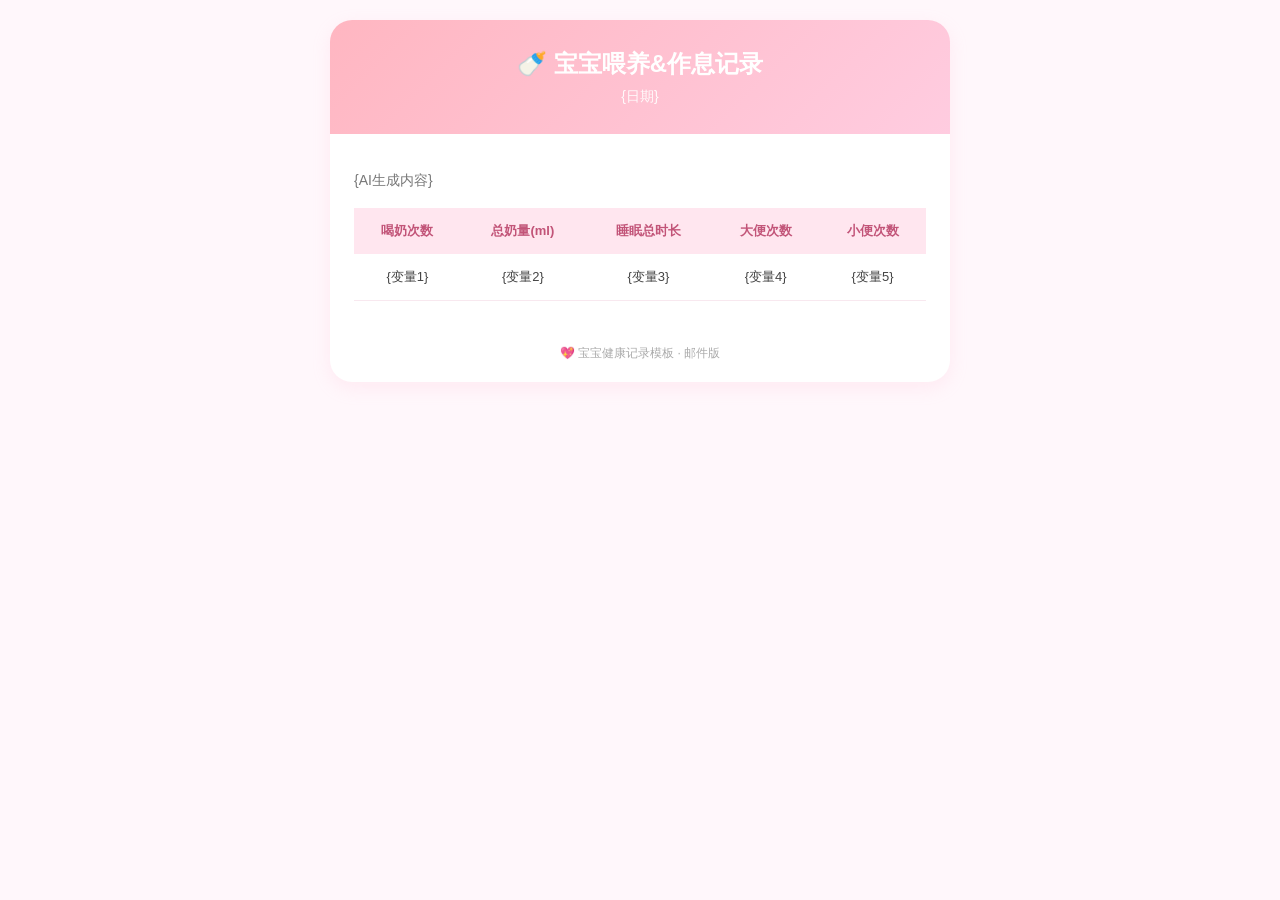
<file: mail_template.html>
<!DOCTYPE html>
<html lang="zh-CN">
<head>
    <meta charset="UTF-8">
    <meta name="viewport" content="width=device-width, initial-scale=1.0">
    <title>宝宝喂养日常记录</title>
    <style>
        /* 邮件全局重置，兼容各大邮箱 */
        body {
            margin: 0;
            padding: 0;
            background-color: #fff7fb;
            font-family: -apple-system, BlinkMacSystemFont, "Segoe UI", Roboto, "Helvetica Neue", Arial, sans-serif;
        }
        table {
            border-collapse: collapse;
            width: 100%;
        }
        .wrapper {
            max-width: 620px;
            margin: 20px auto;
            background: #ffffff;
            border-radius: 22px;
            overflow: hidden;
            box-shadow: 0 6px 18px rgba(255,179,204,0.18);
        }
        .header {
            background: linear-gradient(135deg, #ffb6c1 0%, #ffcce0 100%);
            padding: 28px 24px;
            text-align: center;
        }
        .header h1 {
            margin:0;
            color:#ffffff;
            font-size:24px;
            font-weight:600;
        }
        .header p {
            margin:8px 0 0;
            color:#fff;
            font-size:14px;
            opacity:0.92;
        }
        .content {
            padding:24px;
        }
        .note-text {
            font-size:14px;
            color:#777;
            margin-bottom:18px;
        }
        /* 表格样式 可爱风 */
        .baby-table {
            width:100%;
        }
        .baby-table th {
            background-color: #ffe6ef;
            color:#c25478;
            padding:14px 8px;
            text-align:center;
            font-size:13px;
        }
        .baby-table td {
            padding:14px 8px;
            text-align:center;
            font-size:13px;
            color:#444;
            border-bottom:1px solid #f8e8ef;
        }
        .baby-table tr:nth-child(even) td {
            background-color:#fff7fa;
        }
        .footer {
            padding:20px;
            text-align:center;
            font-size:12px;
            color:#aaa;
        }
    </style>
</head>
<body>
    <table class="wrapper">
        <tr>
            <td class="header">
                <h1>🍼 宝宝喂养&作息记录</h1>
                <p>{日期}</p>
            </td>
        </tr>
        <tr>
            <td class="content">
                <p class="note-text">{AI生成内容}</p>
                <table class="baby-table">
                    <thead>
                        <tr>
                            <th>喝奶次数</th>
                            <th>总奶量(ml)</th>
                            <th>睡眠总时长</th>
                            <th>大便次数</th>
                            <th>小便次数</th>
                        </tr>
                    </thead>
                    <tbody>
                        <tr>
                            <td>{变量1}</td>
                            <td>{变量2}</td>
                            <td>{变量3}</td>
                            <td>{变量4}</td>
                            <td>{变量5}</td>
                        </tr>
                    </tbody>
                </table>
            </td>
        </tr>
        <tr>
            <td class="footer">
                💖 宝宝健康记录模板 · 邮件版
            </td>
        </tr>
    </table>
</body>
</html>
</file>
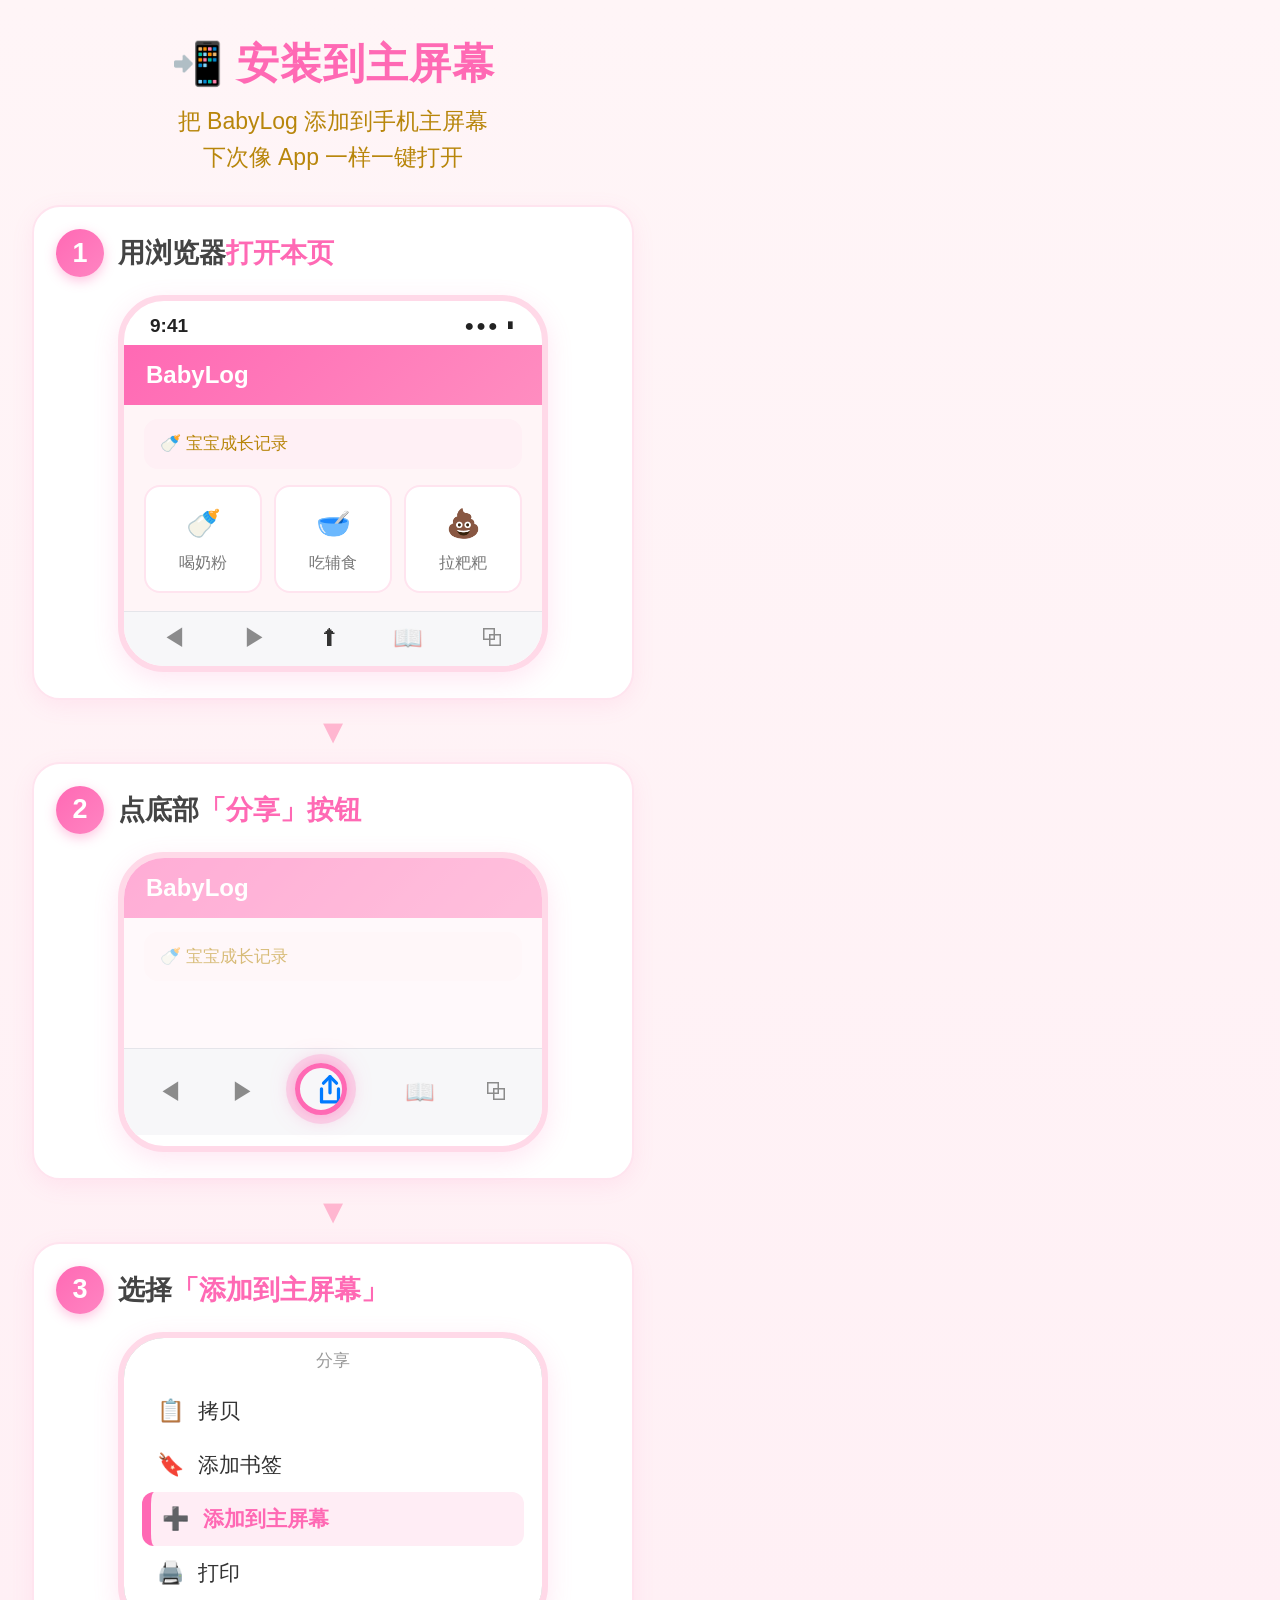
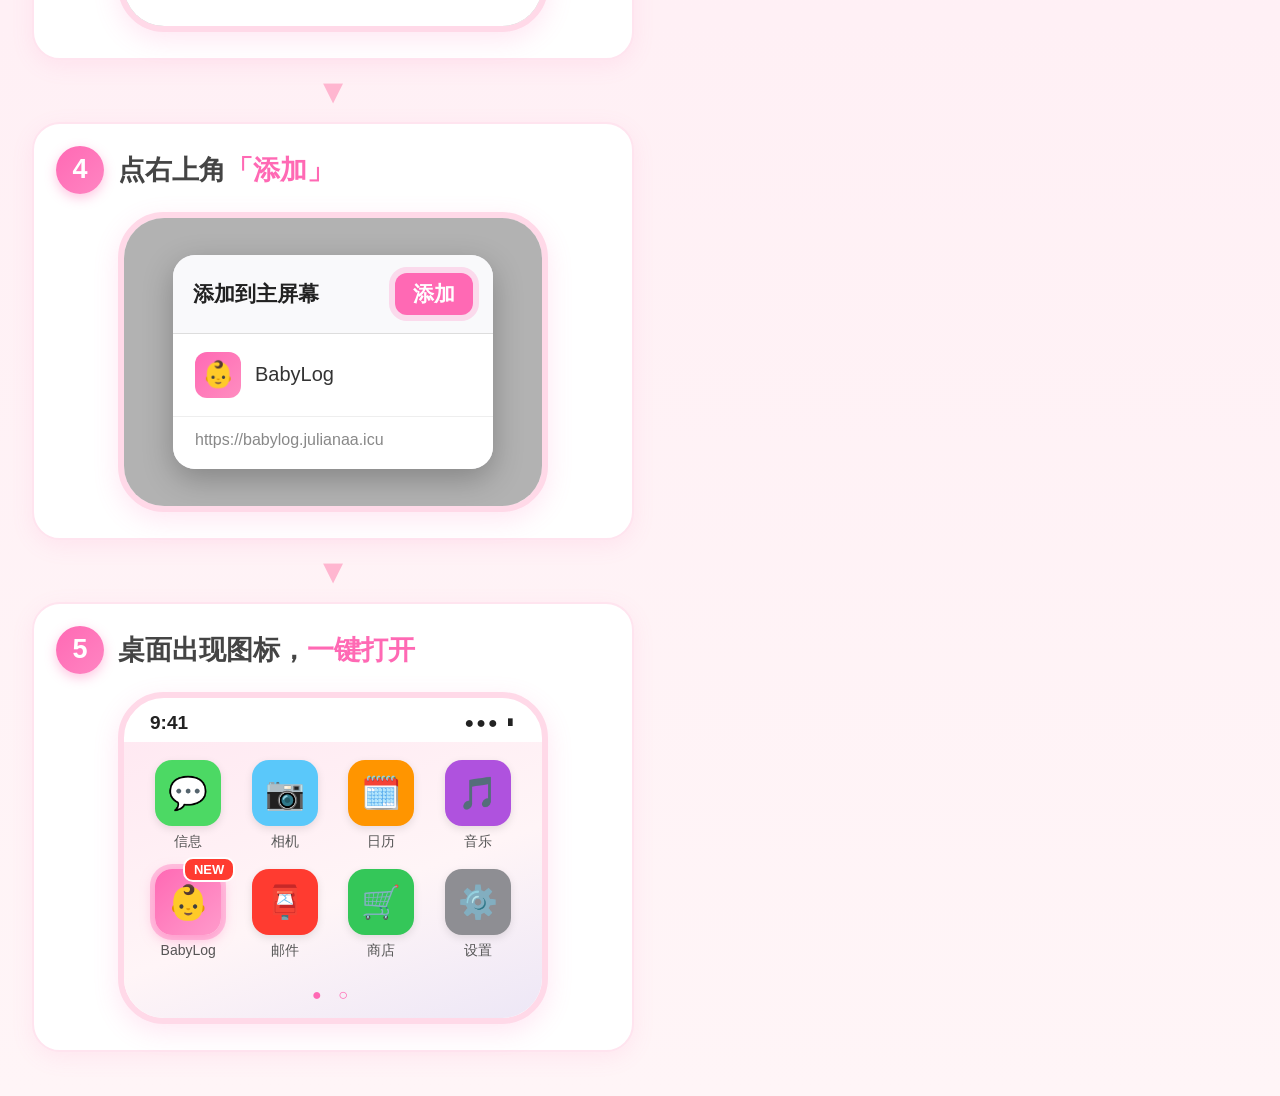
<file: data/install_guide.html>
<!DOCTYPE html>
<html lang="zh-CN">
<head>
<meta charset="UTF-8">
<title>安装到主屏幕</title>
<style>
  * { margin: 0; padding: 0; box-sizing: border-box; }
  body {
    width: 666px;
    background: linear-gradient(180deg, #FFF5F7 0%, #FFF0F5 60%, #FFF5F7 100%);
    font-family: -apple-system, "PingFang SC", "Microsoft YaHei", sans-serif;
    padding: 36px 32px 44px;
    color: #555;
  }

  /* ---------- 标题 ---------- */
  .head { text-align: center; margin-bottom: 30px; }
  .head .t { font-size: 42px; font-weight: 800; color: #FF69B4; letter-spacing: 1px; }
  .head .s { font-size: 23px; color: #B8860B; margin-top: 12px; line-height: 1.55; }

  /* ---------- 步骤卡 ---------- */
  .step {
    background: #fff;
    border-radius: 28px;
    border: 2px solid #FFE4EF;
    padding: 22px 22px 26px;
    box-shadow: 0 6px 22px rgba(255, 105, 180, 0.10);
  }
  .step-head { display: flex; align-items: center; gap: 14px; margin-bottom: 18px; }
  .badge {
    flex: 0 0 auto;
    width: 48px; height: 48px; border-radius: 50%;
    background: linear-gradient(135deg, #FF69B4, #FF85C2);
    color: #fff; font-size: 27px; font-weight: 800;
    display: flex; align-items: center; justify-content: center;
    box-shadow: 0 4px 12px rgba(255, 105, 180, 0.38);
  }
  .caption { font-size: 27px; font-weight: 700; color: #444; line-height: 1.35; }
  .caption em { font-style: normal; color: #FF69B4; }

  .arrow {
    text-align: center; font-size: 34px; color: #FFB6D0;
    padding: 14px 0; line-height: 1; font-weight: 700;
  }

  /* ---------- iPhone 框 ---------- */
  .phone {
    position: relative;
    width: 430px; margin: 0 auto;
    background: #fff; border-radius: 46px;
    border: 6px solid #FFD9E8;
    overflow: hidden;
    box-shadow: 0 8px 26px rgba(255, 105, 180, 0.16);
  }
  .phone.short { height: 300px; }
  .statusbar {
    display: flex; justify-content: space-between; align-items: center;
    padding: 14px 26px 8px; font-size: 19px; font-weight: 700; color: #222;
  }
  .statusbar .right { letter-spacing: 2px; font-size: 16px; }

  /* 网页界面 */
  .web { background: #FFF5F7; min-height: 250px; }
  .web-header {
    background: linear-gradient(135deg, #FF69B4, #FF8DC0);
    color: #fff; font-size: 24px; font-weight: 700;
    padding: 16px 22px;
  }
  .web-tip {
    margin: 14px 20px 4px; padding: 12px 16px;
    background: #FFF0F5; border-radius: 14px;
    font-size: 17px; color: #B8860B; line-height: 1.5;
  }
  .web-grid { display: flex; gap: 12px; padding: 12px 20px 18px; }
  .web-card {
    flex: 1; background: #fff; border-radius: 16px; padding: 16px 8px;
    text-align: center; font-size: 16px; color: #777;
    border: 2px solid #FFE4EF; line-height: 1.5;
  }
  .web-card .ic { font-size: 28px; display: block; margin-bottom: 6px; }

  /* Safari 底栏 */
  .safari {
    display: flex; align-items: center; justify-content: space-around;
    background: #F7F7F9; border-top: 1px solid #E5E5EA;
    padding: 14px 10px 16px;
  }
  .safari .ico { opacity: .55; font-size: 24px; line-height: 1; color: #333; }
  .safari .ico.on { opacity: 1; }
  .share-wrap { position: relative; padding: 4px 10px; }

  /* 高亮圈 */
  .ring {
    position: absolute; border-radius: 50%;
    border: 5px solid #FF69B4;
    box-shadow: 0 0 0 9px rgba(255, 105, 180, 0.22), 0 0 22px rgba(255, 105, 180, 0.55);
    pointer-events: none;
  }

  /* 分享菜单 */
  .sheet-mask { position: absolute; inset: 0; background: rgba(0, 0, 0, .28); }
  .sheet {
    position: absolute; left: 0; right: 0; bottom: 0;
    background: #fff; border-radius: 26px 26px 0 0; padding: 20px 18px 26px;
  }
  .sheet-title { text-align: center; font-size: 17px; color: #999; margin-bottom: 12px; }
  .sheet-row {
    display: flex; align-items: center; gap: 14px;
    padding: 13px 14px; font-size: 21px; color: #333; border-radius: 12px;
  }
  .sheet-row .ri { font-size: 22px; width: 28px; text-align: center; }
  .sheet-row.active {
    background: #FFEDF5; color: #FF69B4; font-weight: 800;
    border-left: 9px solid #FF69B4; padding-left: 10px;
  }

  /* 确认弹窗 */
  .dialog-wrap { position: absolute; inset: 0; background: rgba(0, 0, 0, .30); display: flex; align-items: center; justify-content: center; }
  .dialog {
    width: 320px; background: #F2F2F7; border-radius: 22px; overflow: hidden;
    box-shadow: 0 10px 30px rgba(0, 0, 0, .25);
  }
  .dialog-head {
    display: flex; align-items: center; justify-content: space-between;
    padding: 18px 20px; background: #F9F9FB; border-bottom: 1px solid #DDD;
  }
  .dialog-head .dt { font-size: 21px; font-weight: 700; color: #222; }
  .dialog-head .add {
    font-size: 21px; font-weight: 800; color: #fff; background: #FF69B4;
    padding: 7px 18px; border-radius: 12px;
    box-shadow: 0 0 0 6px rgba(255, 105, 180, .22);
  }
  .dialog-row {
    display: flex; align-items: center; gap: 14px;
    padding: 18px 22px; background: #fff; font-size: 20px; color: #333;
  }
  .dialog-row .app {
    width: 46px; height: 46px; border-radius: 12px;
    background: linear-gradient(135deg, #FF69B4, #FF8DC0);
    display: flex; align-items: center; justify-content: center; font-size: 26px;
  }
  .dialog-url {
    padding: 14px 22px 20px; background: #fff; font-size: 16px; color: #888;
    border-top: 1px solid #EEE;
  }

  /* 桌面 */
  .home { background: linear-gradient(160deg, #FFE9F2 0%, #FFF5F7 55%, #EDE7F6 100%); }
  .home-grid {
    display: grid; grid-template-columns: repeat(4, 1fr);
    gap: 18px 12px; padding: 18px 22px 26px;
  }
  .app { text-align: center; font-size: 14px; color: #555; }
  .app .ai {
    width: 66px; height: 66px; border-radius: 17px; margin: 0 auto 7px;
    display: flex; align-items: center; justify-content: center; font-size: 32px;
    box-shadow: 0 3px 8px rgba(0, 0, 0, .10);
  }
  .app .ai.baby {
    background: linear-gradient(135deg, #FF69B4, #FF9BCB);
    position: relative; font-size: 34px;
    box-shadow: 0 0 0 5px rgba(255, 105, 180, .35), 0 4px 14px rgba(255, 105, 180, .5);
  }
  .app .ai.g1 { background: #4CD964; } .app .ai.g2 { background: #5AC8FA; }
  .app .ai.g3 { background: #FF9500; } .app .ai.g4 { background: #AF52DE; }
  .app .ai.g5 { background: #FF3B30; } .app .ai.g6 { background: #34C759; }
  .app .ai.g7 { background: #8E8E93; }
  .new-tag {
    position: absolute; top: -12px; right: -14px;
    background: #FF3B30; color: #fff; font-size: 13px; font-weight: 800;
    padding: 3px 9px; border-radius: 10px; border: 2px solid #fff;
  }
  .home-dots { text-align: center; padding-bottom: 14px; font-size: 16px; color: #FF69B4; letter-spacing: 6px; }
</style>
</head>
<body>

  <div class="head">
    <div class="t">📲 安装到主屏幕</div>
    <div class="s">把 BabyLog 添加到手机主屏幕<br>下次像 App 一样一键打开</div>
  </div>

  <!-- 步骤 1 -->
  <div class="step">
    <div class="step-head">
      <div class="badge">1</div>
      <div class="caption">用浏览器<em>打开本页</em></div>
    </div>
    <div class="phone">
      <div class="statusbar"><span>9:41</span><span class="right">●●● ▮</span></div>
      <div class="web">
        <div class="web-header">BabyLog</div>
        <div class="web-tip">🍼 宝宝成长记录</div>
        <div class="web-grid">
          <div class="web-card"><span class="ic">🍼</span>喝奶粉</div>
          <div class="web-card"><span class="ic">🥣</span>吃辅食</div>
          <div class="web-card"><span class="ic">💩</span>拉粑粑</div>
        </div>
      </div>
      <div class="safari">
        <span class="ico">◀</span>
        <span class="ico">▶</span>
        <span class="ico on">⬆</span>
        <span class="ico">📖</span>
        <span class="ico">⧉</span>
      </div>
    </div>
  </div>

  <div class="arrow">▼</div>

  <!-- 步骤 2 -->
  <div class="step">
    <div class="step-head">
      <div class="badge">2</div>
      <div class="caption">点底部<em>「分享」按钮</em></div>
    </div>
    <div class="phone short">
      <div class="web" style="min-height:190px;opacity:.55;">
        <div class="web-header">BabyLog</div>
        <div class="web-tip">🍼 宝宝成长记录</div>
      </div>
      <div class="safari" style="padding:20px 10px;">
        <span class="ico">◀</span>
        <span class="ico">▶</span>
        <span class="share-wrap">
          <svg width="34" height="34" viewBox="0 0 24 24" fill="none">
            <path d="M12 2.6v11.4" stroke="#007AFF" stroke-width="2.3" stroke-linecap="round"/>
            <path d="M7.4 7.2 12 2.6l4.6 4.6" stroke="#007AFF" stroke-width="2.3" stroke-linecap="round" stroke-linejoin="round"/>
            <path d="M6 11.2v9.2h12v-9.2" stroke="#007AFF" stroke-width="2.3" stroke-linecap="round" stroke-linejoin="round"/>
          </svg>
          <span class="ring" style="left:-8px;top:-6px;width:52px;height:52px;"></span>
        </span>
        <span class="ico">📖</span>
        <span class="ico">⧉</span>
      </div>
    </div>
  </div>

  <div class="arrow">▼</div>

  <!-- 步骤 3 -->
  <div class="step">
    <div class="step-head">
      <div class="badge">3</div>
      <div class="caption">选择<em>「添加到主屏幕」</em></div>
    </div>
    <div class="phone short">
      <div class="sheet-mask"></div>
      <div class="sheet">
        <div class="sheet-title">分享</div>
        <div class="sheet-row"><span class="ri">📋</span>拷贝</div>
        <div class="sheet-row"><span class="ri">🔖</span>添加书签</div>
        <div class="sheet-row active"><span class="ri">➕</span>添加到主屏幕</div>
        <div class="sheet-row"><span class="ri">🖨️</span>打印</div>
      </div>
    </div>
  </div>

  <div class="arrow">▼</div>

  <!-- 步骤 4 -->
  <div class="step">
    <div class="step-head">
      <div class="badge">4</div>
      <div class="caption">点右上角<em>「添加」</em></div>
    </div>
    <div class="phone short">
      <div class="dialog-wrap">
        <div class="dialog">
          <div class="dialog-head">
            <span class="dt">添加到主屏幕</span>
            <span class="add">添加</span>
          </div>
          <div class="dialog-row">
            <span class="app">👶</span>
            <span>BabyLog</span>
          </div>
          <div class="dialog-url">https://babylog.julianaa.icu</div>
        </div>
      </div>
    </div>
  </div>

  <div class="arrow">▼</div>

  <!-- 步骤 5 -->
  <div class="step">
    <div class="step-head">
      <div class="badge">5</div>
      <div class="caption">桌面出现图标，<em>一键打开</em></div>
    </div>
    <div class="phone">
      <div class="statusbar"><span>9:41</span><span class="right">●●● ▮</span></div>
      <div class="home">
        <div class="home-grid">
          <div class="app"><div class="ai g1">💬</div>信息</div>
          <div class="app"><div class="ai g2">📷</div>相机</div>
          <div class="app"><div class="ai g3">🗓️</div>日历</div>
          <div class="app"><div class="ai g4">🎵</div>音乐</div>
          <div class="app"><div class="ai baby">👶<span class="new-tag">NEW</span></div>BabyLog</div>
          <div class="app"><div class="ai g5">📮</div>邮件</div>
          <div class="app"><div class="ai g6">🛒</div>商店</div>
          <div class="app"><div class="ai g7">⚙️</div>设置</div>
        </div>
        <div class="home-dots">● ○</div>
      </div>
    </div>
  </div>

</body>
</html>
</file>
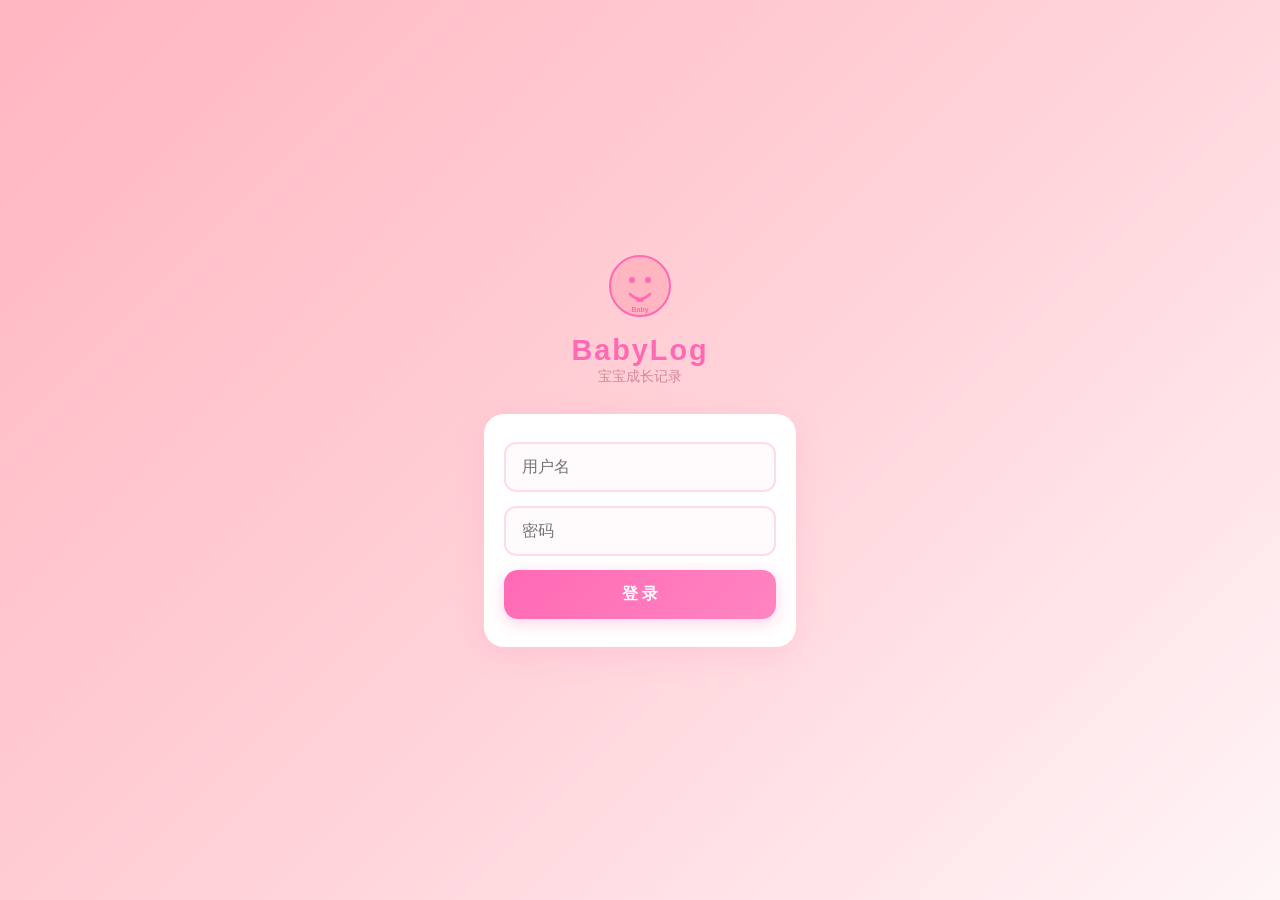
<file: templates/login.html>
<!DOCTYPE html>
<html lang="zh-CN">
<head>
    <meta charset="UTF-8">
    <meta name="viewport" content="width=device-width, initial-scale=1.0, maximum-scale=1.0, user-scalable=no, viewport-fit=cover">
    <title>BabyLog - 登录</title>

    <!-- PWA -->
    <link rel="manifest" href="/static/manifest.json">
    <link rel="icon" type="image/png" sizes="32x32" href="/static/icons/32x32.png">
    <meta name="theme-color" content="#FF69B4">
    <meta name="apple-mobile-web-app-capable" content="yes">
    <meta name="apple-mobile-web-app-status-bar-style" content="black-translucent">
    <meta name="apple-mobile-web-app-title" content="BabyLog">
    <link rel="apple-touch-icon" href="/static/icons/192x192.png">
    <link rel="icon" type="image/png" href="/static/icons/192x192.png">

    <link rel="stylesheet" href="/static/style.css?v=3">
</head>
<body class="login-body">
    <div class="login-container">
        <div class="login-logo">
            <svg width="64" height="64" viewBox="0 0 64 64" fill="none">
                <circle cx="32" cy="32" r="30" fill="#FFB6C1" stroke="#FF69B4" stroke-width="2"/>
                <circle cx="24" cy="26" r="3" fill="#FF69B4"/>
                <circle cx="40" cy="26" r="3" fill="#FF69B4"/>
                <path d="M22 40 Q32 50 42 40" stroke="#FF69B4" stroke-width="2.5" fill="none" stroke-linecap="round"/>
                <ellipse cx="32" cy="46" rx="4" ry="2" fill="#FF69B4"/>
                <text x="32" y="58" text-anchor="middle" font-size="7" fill="#FF69B4" font-weight="bold">Baby</text>
            </svg>
        </div>
        <h1 class="login-title">BabyLog</h1>
        <p class="login-subtitle">宝宝成长记录</p>
        <form id="loginForm" class="login-form">
            <div class="form-group">
                <input type="text" id="username" placeholder="用户名" autocomplete="username" required>
            </div>
            <div class="form-group">
                <input type="password" id="password" placeholder="密码" autocomplete="current-password" required>
            </div>
            <div id="loginError" class="login-error" style="display:none;"></div>
            <button type="submit" class="btn btn-primary btn-full" id="loginBtn">登 录</button>
        </form>
    </div>

    <script>
    document.getElementById('loginForm').addEventListener('submit', async (e) => {
        e.preventDefault();
        const btn = document.getElementById('loginBtn');
        const errDiv = document.getElementById('loginError');
        btn.disabled = true;
        btn.textContent = '登录中...';
        errDiv.style.display = 'none';

        try {
            const resp = await fetch('/api/login', {
                method: 'POST',
                headers: { 'Content-Type': 'application/json' },
                body: JSON.stringify({
                    username: document.getElementById('username').value,
                    password: document.getElementById('password').value,
                })
            });
            const data = await resp.json();
            if (data.ok) {
                window.location.href = '/';
            } else {
                errDiv.textContent = data.error || '登录失败';
                errDiv.style.display = 'block';
            }
        } catch (err) {
            errDiv.textContent = '网络错误，请重试';
            errDiv.style.display = 'block';
        } finally {
            btn.disabled = false;
            btn.textContent = '登 录';
        }
    });

    </script>

    <!-- Service Worker -->
    <script>
    if ('serviceWorker' in navigator) {
        navigator.serviceWorker.register('/sw.js').catch(() => {});
    }
    </script>
</body>
</html>
</file>
<file: static/style.css>
/* ========================================
   BabyLog - 移动端样式
   ======================================== */

/* --- Reset & Base --- */
*, *::before, *::after {
    box-sizing: border-box;
    margin: 0;
    padding: 0;
}

html {
    font-size: 16px;
    -webkit-tap-highlight-color: transparent;
    -webkit-text-size-adjust: 100%;
}

body {
    font-family: -apple-system, BlinkMacSystemFont, "Segoe UI", "PingFang SC", "Hiragino Sans GB", "Microsoft YaHei", sans-serif;
    background: #FFF5F7;
    color: #333;
    min-height: 100vh;
    min-height: 100dvh;
    overflow-x: hidden;
    -webkit-font-smoothing: antialiased;
}

input, button {
    font-family: inherit;
    font-size: inherit;
}

/* --- Login Page --- */
.login-body {
    display: flex;
    align-items: center;
    justify-content: center;
    background: linear-gradient(135deg, #FFB6C1 0%, #FFD1D8 50%, #FFF5F7 100%);
}

.login-container {
    width: 100%;
    max-width: 360px;
    /* 顶部留出刘海/灵动岛安全区 */
    padding: calc(32px + env(safe-area-inset-top, 0px)) 24px 32px;
    text-align: center;
}

.login-logo {
    margin-bottom: 12px;
}

.login-title {
    font-size: 1.8rem;
    color: #FF69B4;
    font-weight: 800;
    letter-spacing: 2px;
}

.login-subtitle {
    font-size: 0.9rem;
    color: #D4869C;
    margin-bottom: 28px;
}

.login-form {
    background: #fff;
    border-radius: 20px;
    padding: 28px 20px;
    box-shadow: 0 8px 30px rgba(255, 105, 180, 0.15);
}

.form-group {
    margin-bottom: 14px;
}

.form-group input {
    width: 100%;
    padding: 14px 16px;
    border: 2px solid #FDDDE6;
    border-radius: 12px;
    font-size: 1rem;
    outline: none;
    transition: border-color 0.2s;
    background: #FFFBFD;
}

.form-group input:focus {
    border-color: #FF69B4;
}

.login-error {
    color: #E74C3C;
    font-size: 0.85rem;
    margin-bottom: 10px;
    text-align: center;
}

/* --- Buttons --- */
.btn {
    display: inline-flex;
    align-items: center;
    justify-content: center;
    padding: 14px 24px;
    border: none;
    border-radius: 14px;
    font-size: 1rem;
    font-weight: 600;
    cursor: pointer;
    transition: all 0.15s;
    -webkit-user-select: none;
    user-select: none;
}

.btn:active {
    transform: scale(0.96);
}

.btn-primary {
    background: linear-gradient(135deg, #FF69B4, #FF85C2);
    color: #fff;
    box-shadow: 0 4px 15px rgba(255, 105, 180, 0.3);
}

.btn-secondary {
    background: #F0F0F0;
    color: #666;
}

.btn-outline {
    background: #fff;
    color: #FF69B4;
    border: 2px solid #FFB6C1;
}

.btn-full {
    width: 100%;
}

/* --- App Layout --- */
.app-body {
    display: flex;
    flex-direction: column;
    min-height: 100vh;
    min-height: 100dvh;
    padding-bottom: calc(70px + env(safe-area-inset-bottom, 0px));
    background: #FFF5F7;
}

.app-content {
    flex: 1;
    overflow-y: auto;
    overscroll-behavior-y: contain;
    /* 顶部留出刘海/灵动岛安全区，避免标题被遮挡 */
    padding: calc(16px + env(safe-area-inset-top, 0px)) 16px 16px;
}

/* --- 下拉刷新 --- */
.pull-refresh {
    position: fixed;
    top: 0;
    left: 0;
    right: 0;
    height: 56px;
    display: flex;
    align-items: center;
    justify-content: center;
    gap: 8px;
    z-index: 150;
    color: #FF69B4;
    font-size: 0.85rem;
    font-weight: 600;
    pointer-events: none;
    transform: translateY(-70px);
    background: linear-gradient(to bottom, #FFF5F7 60%, rgba(255, 245, 247, 0));
}
.pull-spinner {
    width: 18px;
    height: 18px;
    border: 2.5px solid #FDDDE6;
    border-top-color: #FF69B4;
    border-radius: 50%;
    flex-shrink: 0;
}
.pull-refresh.refreshing .pull-spinner {
    animation: pull-spin 0.8s linear infinite;
}
@keyframes pull-spin {
    to { transform: rotate(360deg); }
}

/* --- Page Header --- */
.page-header {
    text-align: center;
    margin-bottom: 20px;
}

.page-header h2 {
    font-size: 1.4rem;
    color: #FF69B4;
    font-weight: 700;
}

.page-subtitle {
    font-size: 0.85rem;
    color: #C495A5;
    margin-top: 4px;
}

/* --- History Date Picker --- */
.history-date-row {
    display: flex;
    align-items: center;
    justify-content: center;
    gap: 10px;
    margin-top: 8px;
}

.date-arrow {
    width: 36px;
    height: 36px;
    border: 2px solid #FDDDE6;
    border-radius: 50%;
    background: #fff;
    color: #FF69B4;
    font-size: 1rem;
    font-weight: 700;
    cursor: pointer;
    display: flex;
    align-items: center;
    justify-content: center;
    transition: all 0.15s;
    flex-shrink: 0;
}

.date-arrow:active {
    background: #FFF0F5;
    border-color: #FF69B4;
}

.date-input {
    max-width: 160px;
    text-align: center;
}

/* --- Tab Pages --- */
.tab-page {
    display: none;
}

.tab-page.active {
    display: block;
}

/* --- Action Buttons Grid --- */
.actions-grid {
    display: flex;
    flex-direction: column;
    gap: 12px;
}

.action-btn {
    display: flex;
    align-items: center;
    gap: 16px;
    width: 100%;
    padding: 20px 22px;
    border: none;
    border-radius: 18px;
    font-size: 1.15rem;
    font-weight: 600;
    cursor: pointer;
    transition: all 0.12s;
    color: #fff;
    -webkit-user-select: none;
    user-select: none;
    box-shadow: 0 4px 18px rgba(0, 0, 0, 0.08);
}

.action-btn:active {
    transform: scale(0.97);
    opacity: 0.9;
}

.action-icon {
    font-size: 1.6rem;
    width: 44px;
    height: 44px;
    display: flex;
    align-items: center;
    justify-content: center;
    background: rgba(255, 255, 255, 0.3);
    border-radius: 14px;
    flex-shrink: 0;
}

.formula-btn { background: linear-gradient(135deg, #FF9A9E, #FFB6C1); }
.solid-btn   { background: linear-gradient(135deg, #FF8C42, #F05F0E); }
.sleep-btn   { background: linear-gradient(135deg, #A18CD1, #C4B5E0); }
.wake-btn    { background: linear-gradient(135deg, #FAD961, #F7B733); }
.poop-btn    { background: linear-gradient(135deg, #A8D8B9, #7EC8A0); }
.pee-btn     { background: linear-gradient(135deg, #7EC8E3, #4FB3D9); }

/* --- Bottom Nav --- */
.bottom-nav {
    position: fixed;
    bottom: 0;
    left: 0;
    right: 0;
    display: flex;
    background: #fff;
    border-top: 1px solid #FDE4EC;
    padding: 6px 0 env(safe-area-inset-bottom, 8px);
    z-index: 100;
    box-shadow: 0 -2px 12px rgba(255, 105, 180, 0.06);
}

.nav-item {
    flex: 1;
    display: flex;
    flex-direction: column;
    align-items: center;
    justify-content: center;
    gap: 2px;
    padding: 6px 2px;
    border: none;
    background: none;
    color: #B0B0B0;
    cursor: pointer;
    transition: color 0.15s;
    -webkit-user-select: none;
    user-select: none;
}

.nav-item.active {
    color: #FF69B4;
}

.nav-icon {
    font-size: 1.4rem;
}

.nav-label {
    font-size: 0.7rem;
    font-weight: 500;
}

/* --- Stats Grid --- */
.stats-grid {
    display: grid;
    grid-template-columns: repeat(3, 1fr);
    gap: 10px;
    margin-bottom: 20px;
}

.stat-card {
    background: #fff;
    border-radius: 16px;
    padding: 16px 12px;
    text-align: center;
    box-shadow: 0 2px 10px rgba(255, 105, 180, 0.06);
}

.stat-card.highlight {
    background: linear-gradient(135deg, #FFF0F5, #FFE4EC);
    border: 2px solid #FFB6C1;
}

.stat-icon {
    font-size: 1.5rem;
    margin-bottom: 4px;
}

.stat-value {
    font-size: 1.5rem;
    font-weight: 700;
    color: #FF69B4;
    margin-bottom: 2px;
}

.stat-card.sleep-stat {
    background: linear-gradient(135deg, #F3E8FF, #EDE0FF);
    border: 2px solid #C4B5E0;
}

.stat-card.sleep-stat .stat-value {
    color: #8B7EC8;
}

.stat-card.sleep-stat .stat-label {
    color: #A998D0;
}

.stat-card.add-card {
    background: #FAFAFA;
    border: 2px dashed #E8D5E0;
    cursor: pointer;
    transition: all 0.15s;
}

.stat-card.add-card:active {
    background: #FFF0F5;
    border-color: #FFB6C1;
    transform: scale(0.96);
}

.stat-card.add-card .stat-icon {
    font-size: 1.8rem;
    color: #D0C0D0;
}

.stat-card.growth-card {
    background: linear-gradient(135deg, #E8F7FF, #DDF2FF);
    border: 2px solid #A8D8F0;
    cursor: pointer;
    transition: all 0.15s;
}

.stat-card.growth-card:active {
    transform: scale(0.96);
    background: #DDF2FF;
}

.stat-card.growth-card .stat-value {
    color: #4A9ACB;
    font-size: 1.05rem;
    line-height: 1.35;
    word-break: break-word;
}

.stat-card.growth-card .stat-label {
    color: #7FB4D8;
}

.growth-sub {
    font-size: 0.72rem;
    color: #7FB4D8;
    margin-top: 2px;
}

/* --- 今日育儿小知识卡片 --- */
.tip-card {
    background: linear-gradient(135deg, #FFF8E1, #FFECB3);
    border: 2px solid #FFD54F;
    border-radius: 14px;
    padding: 9px 14px;
    margin-top: 12px;
    margin-bottom: 12px;
}

.tip-card-header {
    font-size: 0.88rem;
    font-weight: 700;
    color: #E6A700;
    margin-bottom: 4px;
}

.tip-stage {
    font-size: 0.74rem;
    color: #B8860B;
    margin-bottom: 4px;
    font-weight: 600;
}

.tip-text {
    font-size: 0.84rem;
    color: #6D5B2F;
    line-height: 1.5;
}

.tip-text.tip-empty {
    color: #AAA;
}

.tip-special {
    margin-top: 6px;
    font-size: 0.88rem;
    font-weight: 700;
    color: #E91E63;
    text-align: center;
}

/* --- 辅食餐次选择 --- */
.solid-meal-picker {
    display: flex;
    align-items: center;
    gap: 8px;
    margin: 10px 0;
    flex-wrap: wrap;
}

.solid-meal-label {
    font-size: 0.8rem;
    color: #B8860B;
    font-weight: 600;
    margin-right: 2px;
}

.meal-opt {
    padding: 6px 14px;
    border: 2px solid #FDDDE6;
    border-radius: 20px;
    background: #FFFBFD;
    color: #D4869C;
    font-size: 0.85rem;
    font-weight: 600;
    cursor: pointer;
    transition: all 0.15s;
    -webkit-user-select: none;
    user-select: none;
}

.meal-opt.active {
    background: #FF69B4;
    border-color: #FF69B4;
    color: #fff;
}

.meal-opt:active {
    transform: scale(0.95);
}

/* --- 安装指引弹窗 --- */
.guide-modal .modal-box {
    max-width: 340px;
}

.guide-body {
    max-height: 62vh;
    overflow-y: auto;
    -webkit-overflow-scrolling: touch;
    text-align: center;
    padding-top: 6px;
}

.guide-text {
    font-size: 0.95rem;
    color: #6D5B2F;
    line-height: 1.7;
    margin-bottom: 12px;
    text-align: left;
}

.guide-img {
    width: 100%;
    max-width: 300px;
    height: auto;
    border-radius: 12px;
    margin: 0 auto 6px;
    display: block;
    box-shadow: 0 4px 16px rgba(255, 105, 180, 0.18);
}

.export-tip {
    font-size: 0.82rem;
    color: #AAA;
    margin-bottom: 12px;
    text-align: left;
}

/* --- Records List --- */
.records-list {
    background: #fff;
    border-radius: 16px;
    padding: 16px;
    box-shadow: 0 2px 10px rgba(255, 105, 180, 0.06);
}

.records-list h3 {
    font-size: 0.95rem;
    color: #FF69B4;
    margin-bottom: 12px;
    font-weight: 600;
}

.record-item {
    display: flex;
    align-items: center;
    gap: 10px;
    padding: 10px 0;
    border-bottom: 1px solid #FFF0F5;
    font-size: 0.9rem;
}

.record-item:last-child {
    border-bottom: none;
}

.record-icon {
    font-size: 1.2rem;
    width: 28px;
    text-align: center;
}

.record-label {
    flex: 1;
    color: #555;
}

.record-detail {
    font-weight: 600;
    color: #FF69B4;
}

.record-time-btn {
    background: none;
    border: 1px solid #FDDDE6;
    color: #FF69B4;
    font-size: 0.8rem;
    font-weight: 500;
    padding: 4px 10px;
    border-radius: 8px;
    cursor: pointer;
    transition: all 0.15s;
    white-space: nowrap;
}

.record-time-btn:active {
    background: #FFF0F5;
    border-color: #FF69B4;
}

.record-del-btn {
    background: none;
    border: none;
    color: #D0D0D0;
    font-size: 0.9rem;
    cursor: pointer;
    padding: 4px 8px;
    border-radius: 6px;
    transition: all 0.15s;
    flex-shrink: 0;
}

.record-del-btn:active {
    background: #FFE4E4;
    color: #E74C3C;
}

.empty-msg {
    text-align: center;
    color: #CCC;
    padding: 20px 0;
    font-size: 0.9rem;
}

/* --- User Card --- */
.user-card {
    background: #fff;
    border-radius: 20px;
    padding: 32px 24px;
    text-align: center;
    box-shadow: 0 2px 15px rgba(255, 105, 180, 0.08);
}

.user-avatar {
    margin-bottom: 12px;
}

.user-name {
    font-size: 1.3rem;
    font-weight: 700;
    color: #FF69B4;
    margin-bottom: 20px;
}

/* --- Export Card --- */
.export-card {
    background: #fff;
    border-radius: 20px;
    padding: 24px;
    margin-top: 16px;
    box-shadow: 0 2px 15px rgba(255, 105, 180, 0.08);
}

.export-title {
    font-size: 1rem;
    font-weight: 600;
    color: #FF69B4;
    margin-bottom: 16px;
    text-align: center;
}

.export-row {
    display: flex;
    gap: 12px;
    margin-bottom: 16px;
}

.export-field {
    flex: 1;
}

.export-field .input-label {
    font-size: 0.8rem;
    color: #999;
    margin-bottom: 4px;
}

.export-field .input-md {
    width: 100%;
}

.export-mode {
    display: flex;
    gap: 8px;
    margin-bottom: 16px;
}

.export-mode-btn {
    flex: 1;
    padding: 8px 12px;
    border: 1px solid #FDDDE6;
    border-radius: 10px;
    background: #FFF5F7;
    color: #C495A5;
    font-size: 0.85rem;
    font-weight: 500;
    cursor: pointer;
    transition: all 0.2s;
}

.export-mode-btn.active {
    background: #FF69B4;
    color: #fff;
    border-color: #FF69B4;
}

/* --- Modal (奶粉量输入) --- */
.modal-overlay {
    position: fixed;
    inset: 0;
    background: rgba(0, 0, 0, 0.4);
    display: flex;
    align-items: center;
    justify-content: center;
    z-index: 200;
    opacity: 0;
    pointer-events: none;
    transition: opacity 0.2s;
    padding: 24px;
    overflow-y: auto;
}

.modal-overlay.show {
    opacity: 1;
    pointer-events: auto;
}

.modal-box {
    background: #fff;
    border-radius: 22px;
    width: 100%;
    max-width: 340px;
    max-height: 92vh;
    display: flex;
    flex-direction: column;
    overflow: hidden;
    box-shadow: 0 16px 40px rgba(0, 0, 0, 0.2);
    transform: translateY(20px);
    transition: transform 0.2s;
}

.modal-overlay.show .modal-box {
    transform: translateY(0);
}

.modal-header {
    display: flex;
    align-items: center;
    justify-content: space-between;
    padding: 18px 20px 10px;
}

.modal-header h3 {
    font-size: 1.1rem;
    color: #333;
}

.modal-close {
    width: 36px;
    height: 36px;
    border-radius: 50%;
    border: none;
    background: #F5F5F5;
    font-size: 1.2rem;
    cursor: pointer;
    display: flex;
    align-items: center;
    justify-content: center;
    color: #999;
}

.modal-body {
    padding: 8px 20px 20px;
    flex: 1;
    min-height: 0;
    overflow-y: auto;
    -webkit-overflow-scrolling: touch;
}

.input-label {
    display: block;
    font-size: 0.85rem;
    color: #888;
    margin-bottom: 8px;
}

.input-lg {
    width: 100%;
    padding: 16px;
    font-size: 1.5rem;
    font-weight: 600;
    text-align: center;
    border: 2px solid #FDDDE6;
    border-radius: 14px;
    outline: none;
    transition: border-color 0.2s;
    background: #FFFBFD;
    color: #FF69B4;
}

.input-lg:focus {
    border-color: #FF69B4;
}

.form-error {
    color: #E74C3C;
    font-size: 0.8rem;
    margin-top: 6px;
    text-align: center;
}

/* --- Type Picker (手动添加) --- */
.type-picker {
    display: flex;
    flex-wrap: wrap;
    gap: 8px;
    margin-bottom: 14px;
}

.type-option {
    flex: 1 1 calc(50% - 4px);
    padding: 10px 8px;
    border: 2px solid #F0E0E8;
    border-radius: 12px;
    background: #FFFBFD;
    font-size: 0.85rem;
    cursor: pointer;
    transition: all 0.15s;
    text-align: center;
    min-width: calc(50% - 4px);
}

.type-option:active {
    transform: scale(0.96);
}

.type-option.selected {
    border-color: #FF69B4;
    background: #FFF0F5;
    color: #FF69B4;
    font-weight: 600;
}

/* --- Date/Time Fields --- */
.add-datetime {
    display: flex;
    gap: 10px;
    margin-top: 12px;
}

.datetime-field {
    flex: 1;
}

.add-formula-group {
    margin-bottom: 10px;
}

.input-md {
    width: 100%;
    padding: 12px;
    font-size: 0.95rem;
    border: 2px solid #FDDDE6;
    border-radius: 12px;
    outline: none;
    background: #FFFBFD;
    color: #333;
}

.input-md:focus {
    border-color: #FF69B4;
}

/* --- 日期/时间输入框跨机型防溢出（iOS 等对 date/time 有固有最小宽度，窄屏会超出容器） --- */
input[type="date"],
input[type="time"],
input[type="datetime-local"],
input[type="month"] {
    width: 100%;
    min-width: 0;
    max-width: 100%;
    -webkit-appearance: none;
    appearance: none;
}
input[type="date"]::-webkit-date-and-time-value {
    text-align: left;
    min-width: 0;
    padding: 0;
}
input[type="date"]::-webkit-datetime-edit,
input[type="time"]::-webkit-datetime-edit,
input[type="datetime-local"]::-webkit-datetime-edit {
    padding: 0;
    min-width: 0;
}

/* --- 下拉框统一样式（去原生箭头 + 自定义粉色箭头） --- */
select.input-md {
    appearance: none;
    -webkit-appearance: none;
    background-color: #FFFBFD;
    background-image: url("data:image/svg+xml;charset=UTF-8,%3Csvg xmlns='http://www.w3.org/2000/svg' width='12' height='8' viewBox='0 0 12 8'%3E%3Cpath fill='%23E6A0B8' d='M6 8 0 0h12z'/%3E%3C/svg%3E");
    background-repeat: no-repeat;
    background-position: right 14px center;
    background-size: 12px 8px;
    padding-right: 34px;
}

.input-sm {
    padding: 12px;
    font-size: 1.2rem;
}

.modal-footer {
    display: flex;
    gap: 10px;
    padding: 0 20px 20px;
}

.modal-footer .btn {
    flex: 1;
}

/* --- Global Toast --- */
.toast-global {
    position: fixed;
    top: 120px;
    left: 50%;
    transform: translateX(-50%) translateY(-100px);
    background: #333;
    color: #fff;
    padding: 14px 28px;
    border-radius: 14px;
    font-size: 0.95rem;
    font-weight: 600;
    z-index: 9999;
    opacity: 0;
    transition: all 0.3s;
    pointer-events: none;
    white-space: nowrap;
    box-shadow: 0 8px 30px rgba(0, 0, 0, 0.28);
    border: 2px solid #FF69B4;
}

.toast-global.show {
    opacity: 1;
    transform: translateX(-50%) translateY(0);
    pointer-events: auto;
}

.toast-global.error {
    background: #E74C3C;
    border-color: #E74C3C;
}

.toast-global .toast-undo {
    text-decoration: none;
    cursor: pointer;
    margin-left: 8px;
    padding: 3px 14px;
    border-radius: 20px;
    background: #FF69B4;
    color: #fff;
    font-weight: 700;
    opacity: 1;
    transition: all 0.2s;
}

.toast-global .toast-undo:hover {
    background: #FF4FA3;
}

/* --- Login Switch (登录/注册切换) --- */
.login-switch {
    margin-top: 16px;
    font-size: 0.85rem;
    color: #999;
}

.link-btn {
    background: none;
    border: none;
    color: #FF69B4;
    font-weight: 600;
    cursor: pointer;
    padding: 0 2px;
}

/* --- 用户角色徽章 --- */
.user-role {
    display: inline-block;
    padding: 4px 14px;
    border-radius: 20px;
    font-size: 0.8rem;
    font-weight: 600;
    margin-bottom: 16px;
}

.role-admin {
    background: #FFF0F5;
    color: #E34E8C;
    border: 1px solid #FFB6C1;
}

.role-user {
    background: #F0F0F5;
    color: #7B7B9B;
    border: 1px solid #D8D8E8;
}

/* --- 管理员：用户管理 --- */
.admin-panel {
    margin-top: 16px;
}

.admin-user-row {
    display: flex;
    align-items: center;
    justify-content: space-between;
    padding: 12px 4px;
    border-bottom: 1px solid #FFF0F5;
}

.admin-user-row:last-child {
    border-bottom: none;
}

.admin-user-info {
    display: flex;
    align-items: center;
    gap: 8px;
    flex: 1;
    min-width: 0;
}

.admin-user-name {
    font-weight: 600;
    color: #444;
    overflow: hidden;
    text-overflow: ellipsis;
    white-space: nowrap;
}

.admin-user-role {
    font-size: 0.7rem;
    padding: 2px 8px;
    border-radius: 10px;
    font-weight: 500;
    flex-shrink: 0;
}

.admin-user-role.role-admin {
    background: #FFF0F5;
    color: #E34E8C;
}

.admin-user-role.role-user {
    background: #F0F0F5;
    color: #7B7B9B;
}

.admin-user-del {
    background: none;
    border: 1px solid #FDDDE6;
    color: #E74C3C;
    font-size: 0.78rem;
    padding: 5px 12px;
    border-radius: 10px;
    cursor: pointer;
    flex-shrink: 0;
    transition: all 0.15s;
}

.admin-user-del:active {
    background: #FFE4E4;
    border-color: #E74C3C;
}

/* --- 用户身份显示（xx的爸爸） --- */
.user-identity {
    font-size: 0.95rem;
    color: #C495A5;
    margin-bottom: 14px;
    font-weight: 600;
}

/* --- 我的身份设置卡片 --- */
.profile-card .form-group {
    text-align: left;
}

/* --- 管理员：宝宝管理 --- */
.admin-baby-add {
    display: flex;
    gap: 8px;
    margin-bottom: 12px;
}

.admin-baby-add .input-md {
    flex: 1;
}

.admin-baby-add-btn {
    padding: 12px 18px;
    flex-shrink: 0;
}

.admin-user-add {
    margin-bottom: 12px;
}

.admin-user-add-inputs {
    display: flex;
    gap: 8px;
    margin-bottom: 8px;
}

.admin-user-add-inputs .input-md {
    flex: 1;
}

.admin-user-add-btn {
    width: 100%;
    padding: 12px;
}

/* 用户列表：绑定宝宝徽章 */
.admin-user-baby {
    display: inline-block;
    margin-top: 4px;
    padding: 2px 10px;
    border-radius: 999px;
    background: #FFF0F5;
    color: #FF69B4;
    font-size: 0.8rem;
    font-weight: 600;
    width: fit-content;
}

.admin-user-baby-none {
    background: #F5F5F5;
    color: #AAA;
}

/* 宝宝列表：家人数 */
.admin-baby-info {
    display: flex;
    align-items: center;
    gap: 10px;
}

.admin-baby-users {
    font-size: 0.8rem;
    color: #999;
}

/* 用户管理分组标题 */
.admin-group-header {
    font-size: 0.9rem;
    font-weight: 700;
    color: #FF69B4;
    padding: 10px 4px 6px;
    margin-top: 6px;
    border-bottom: 2px solid #FFE4EC;
}

.admin-group-header-none {
    color: #AAA;
    border-bottom-color: #F0F0F0;
}

/* 设置身份弹窗：当前绑定提示 */
.admin-set-current {
    padding: 10px;
    border-radius: 10px;
    background: #FFF0F5;
    color: #FF69B4;
    font-size: 0.9rem;
    font-weight: 600;
    margin-bottom: 12px;
    text-align: center;
}

.admin-set-current-none {
    background: #F5F5F5;
    color: #999;
}

.admin-baby-row {
    display: flex;
    align-items: center;
    justify-content: space-between;
    padding: 10px 4px;
    border-bottom: 1px solid #FFF0F5;
}

.admin-baby-row:last-child {
    border-bottom: none;
}

.admin-baby-name {
    font-weight: 600;
    color: #444;
}

.admin-baby-del {
    background: none;
    border: 1px solid #FDDDE6;
    color: #E74C3C;
    font-size: 0.78rem;
    padding: 4px 12px;
    border-radius: 10px;
    cursor: pointer;
    flex-shrink: 0;
}

.admin-user-title {
    margin-top: 16px;
}

/* --- 管理员：用户管理（身份标签 + 操作按钮） --- */
.admin-user-identity {
    font-size: 0.7rem;
    color: #C495A5;
    background: #FFF5F7;
    border: 1px solid #FDE4EC;
    padding: 2px 8px;
    border-radius: 10px;
    flex-shrink: 0;
}

.admin-user-actions {
    display: flex;
    gap: 6px;
    flex-shrink: 0;
}

.admin-user-set {
    background: none;
    border: 1px solid #FDDDE6;
    color: #FF69B4;
    font-size: 0.78rem;
    padding: 5px 12px;
    border-radius: 10px;
    cursor: pointer;
    flex-shrink: 0;
    transition: all 0.15s;
}

.admin-user-set:active {
    background: #FFF0F5;
    border-color: #FF69B4;
}

/* --- 事件确认弹窗（左侧行为 / 右侧时间） --- */
.confirm-row {
    display: flex;
    align-items: center;
    justify-content: space-between;
    gap: 12px;
    margin-bottom: 12px;
}

.confirm-action {
    display: flex;
    align-items: center;
    gap: 10px;
    flex: 1;
}

.confirm-icon {
    font-size: 1.7rem;
    width: 44px;
    height: 44px;
    display: flex;
    align-items: center;
    justify-content: center;
    background: #FFF0F5;
    border-radius: 12px;
    flex-shrink: 0;
}

.confirm-label {
    font-size: 1.15rem;
    font-weight: 700;
    color: #FF69B4;
}

.confirm-time {
    text-align: center;
    flex-shrink: 0;
}

.confirm-time .input-label {
    font-size: 0.8rem;
    color: #999;
    margin-bottom: 4px;
}

.confirm-time input {
    width: 120px;
    text-align: center;
    padding: 10px;
    font-size: 1.1rem;
}

.confirm-formula {
    margin-top: 8px;
}

/* --- 通用确认弹窗文字 --- */
.confirm-text {
    font-size: 0.95rem;
    color: #555;
    text-align: center;
    line-height: 1.6;
    padding: 8px 0;
}

/* --- 我的宝宝（只读显示） --- */
.profile-baby {
    padding: 12px;
    background: #FFFBFD;
    border: 2px solid #FDDDE6;
    border-radius: 12px;
    font-size: 0.95rem;
    font-weight: 600;
    color: #FF69B4;
    text-align: center;
}

.profile-baby-empty {
    color: #E74C3C;
    border-color: #F8C9C9;
    background: #FFF5F5;
}

.amount-quick {
    display: flex;
    flex-wrap: wrap;
    gap: 10px;
    margin-top: 10px;
}

.amount-option {
    flex: 0 0 auto;
    width: 62px;
    padding: 11px 4px;
    border: 2px solid #F0E0E8;
    border-radius: 13px;
    background: #FFFBFD;
    font-size: 1.05rem;
    font-weight: 700;
    color: #FF69B4;
    cursor: pointer;
    transition: all 0.15s;
    text-align: center;
    box-shadow: 0 2px 8px rgba(255, 105, 180, 0.08);
    -webkit-user-select: none;
    user-select: none;
}

.amount-option.active {
    border-color: #FF69B4;
    background: linear-gradient(135deg, #FF69B4, #FF85C2);
    color: #fff;
    box-shadow: 0 4px 12px rgba(255, 105, 180, 0.35);
    font-weight: 800;
}

.amount-option:active {
    transform: scale(0.96);
}

/* --- 辅食选择（分类多选 + 常用） --- */
.confirm-solid {
    margin-top: 4px;
}

.solid-selected {
    display: flex;
    flex-wrap: wrap;
    gap: 8px;
    min-height: 34px;
    margin-bottom: 12px;
}

.solid-tag {
    display: inline-flex;
    align-items: center;
    gap: 4px;
    padding: 6px 12px;
    background: #FFF0F5;
    border: 1px solid #FFB6C1;
    border-radius: 16px;
    font-size: 0.9rem;
    font-weight: 600;
    color: #FF69B4;
    cursor: pointer;
    -webkit-user-select: none;
    user-select: none;
}

.solid-tag-x {
    background: none;
    border: none;
    color: #E74C3C;
    font-size: 0.9rem;
    cursor: pointer;
    padding: 0 2px;
    line-height: 1;
}

.solid-cat {
    margin-bottom: 8px;
}

.solid-cat-title {
    font-size: 0.8rem;
    color: #999;
    margin-bottom: 4px;
    font-weight: 600;
}

.solid-cat-options {
    display: flex;
    flex-wrap: wrap;
    gap: 6px;
}

.solid-opt {
    flex: 0 0 auto;
    min-width: 52px;
    padding: 7px 10px;
    border: 2px solid #F0E0E8;
    border-radius: 10px;
    background: #FFFBFD;
    font-size: 0.85rem;
    font-weight: 600;
    color: #555;
    cursor: pointer;
    transition: all 0.15s;
    text-align: center;
    -webkit-user-select: none;
    user-select: none;
}

.solid-opt.active {
    border-color: #FF69B4;
    background: linear-gradient(135deg, #FF69B4, #FF85C2);
    color: #fff;
    font-weight: 700;
}

.solid-opt:active {
    transform: scale(0.96);
}

/* --- 大便性状选择（多/少/干/稀） --- */
.confirm-poop {
    margin-top: 14px;
}

.poop-picker {
    display: flex;
    flex-wrap: wrap;
    align-items: center;
    gap: 8px;
}

.poop-group-label {
    font-size: 0.8rem;
    color: #B8860B;
    font-weight: 600;
    margin-right: 2px;
}

.poop-opt {
    flex: 0 0 auto;
    min-width: 52px;
    padding: 8px 14px;
    border: 2px solid #F0E0E8;
    border-radius: 20px;
    background: #FFFBFD;
    font-size: 0.9rem;
    font-weight: 600;
    color: #555;
    cursor: pointer;
    transition: all 0.15s;
    text-align: center;
    -webkit-user-select: none;
    user-select: none;
}

.poop-opt.active {
    border-color: #FF69B4;
    background: linear-gradient(135deg, #FF69B4, #FF85C2);
    color: #fff;
    font-weight: 700;
}

.poop-opt:active {
    transform: scale(0.96);
}

.solid-common {
    margin-top: 12px;
    padding-top: 10px;
    border-top: 1px solid #FFF0F5;
}

.solid-common-list {
    display: flex;
    flex-wrap: wrap;
    gap: 8px;
}

.solid-input-row {
    display: flex;
    gap: 8px;
    margin-top: 12px;
}

.solid-input-row .input-md {
    flex: 1;
}

.solid-save-btn {
    padding: 12px 14px;
    font-size: 0.85rem;
    flex-shrink: 0;
}

/* --- 查辅食入口卡片 --- */
.food-entry {
    display: flex;
    align-items: center;
    gap: 12px;
    margin: 0;
    padding: 12px 16px;
    background: linear-gradient(135deg, #FFF0F5, #FFE9F0);
    border: 2px solid #FDDDE6;
    border-radius: 16px;
    cursor: pointer;
    -webkit-user-select: none;
    user-select: none;
    transition: transform 0.15s;
}
.food-entry:active {
    transform: scale(0.98);
}
.food-entry-icon {
    font-size: 1.6rem;
}
.food-entry-text {
    flex: 1;
    text-align: left;
}
.food-entry-title {
    font-size: 1.05rem;
    font-weight: 700;
    color: #D4638A;
}
.food-entry-arrow {
    font-size: 1.4rem;
    color: #D4638A;
}

/* --- 查辅食弹窗 --- */
.food-modal-box {
    max-width: 360px;
}
.food-meta {
    text-align: center;
    font-size: 0.9rem;
    color: #D4638A;
    font-weight: 600;
    background: #FFF0F5;
    border-radius: 12px;
    padding: 10px;
    margin-bottom: 12px;
}
.food-sec-label {
    font-size: 0.88rem;
    font-weight: 700;
    color: #888;
    margin: 14px 0 8px;
    display: flex;
    align-items: center;
    justify-content: space-between;
}
.allergen-chips,
.food-ingredients {
    display: flex;
    flex-wrap: wrap;
    gap: 8px;
}
.allergen-chip,
.ing-chip {
    padding: 7px 14px;
    border: 2px solid #FDDDE6;
    border-radius: 20px;
    background: #FFF0F5;
    color: #B48696;
    font-size: 0.85rem;
    font-weight: 600;
    cursor: pointer;
    -webkit-user-select: none;
    user-select: none;
    transition: all 0.15s;
}
.allergen-chip.active {
    background: #E74C3C;
    border-color: #E74C3C;
    color: #fff;
}
.ing-chip.active {
    background: #FF69B4;
    border-color: #FF69B4;
    color: #fff;
}
.food-cat-label {
    width: 100%;
    font-size: 0.78rem;
    font-weight: 700;
    color: #C495A5;
    margin-top: 10px;
    margin-bottom: -2px;
}
.food-ingredients .food-cat-label:first-of-type {
    margin-top: 4px;
}
.food-count {
    font-size: 0.78rem;
    font-weight: 600;
    color: #C495A5;
}
.food-list {
    display: flex;
    flex-direction: column;
    gap: 10px;
    margin-top: 4px;
    padding-bottom: 8px;
}
.food-item {
    background: #fff;
    border: 2px solid #FDDDE6;
    border-radius: 14px;
    padding: 12px 14px;
    cursor: pointer;
    transition: border-color 0.15s;
}
.food-item:active {
    border-color: #FF69B4;
}
.food-item-top {
    display: flex;
    align-items: center;
    justify-content: space-between;
    gap: 8px;
}
.food-item-name {
    font-size: 0.98rem;
    font-weight: 700;
    color: #333;
}
.food-item-stage {
    font-size: 0.75rem;
    color: #C495A5;
    flex-shrink: 0;
}
.food-item-tags {
    display: flex;
    flex-wrap: wrap;
    gap: 6px;
    margin-top: 8px;
}
.food-tag {
    font-size: 0.72rem;
    padding: 2px 8px;
    border-radius: 10px;
    background: #FFF0F5;
    color: #D4638A;
}
.food-tag.ing {
    background: #F0F9F0;
    color: #5A9A6A;
}
.food-tag.allergen {
    background: #FDECEA;
    color: #E74C3C;
}
.food-empty {
    text-align: center;
    color: #B48696;
    font-size: 0.88rem;
    padding: 24px 0;
}

/* --- 辅食详情弹窗 --- */
.fd-meta {
    font-size: 0.85rem;
    color: #D4638A;
    font-weight: 600;
    margin-bottom: 12px;
}
.fd-ing {
    display: flex;
    flex-wrap: wrap;
    gap: 6px;
    margin-bottom: 14px;
}
.fd-block {
    background: #FFFBFD;
    border: 2px solid #FDDDE6;
    border-radius: 12px;
    padding: 12px 14px;
    margin-bottom: 12px;
}
.fd-block-title {
    font-size: 0.85rem;
    font-weight: 700;
    color: #D4638A;
    margin-bottom: 6px;
}
.fd-text {
    font-size: 0.92rem;
    line-height: 1.65;
    color: #555;
    white-space: pre-wrap;
    word-break: break-word;
}
.fd-notes {
    color: #B0552A;
}

/* --- Utility --- */
.hidden {
    display: none !important;
}
</file>
